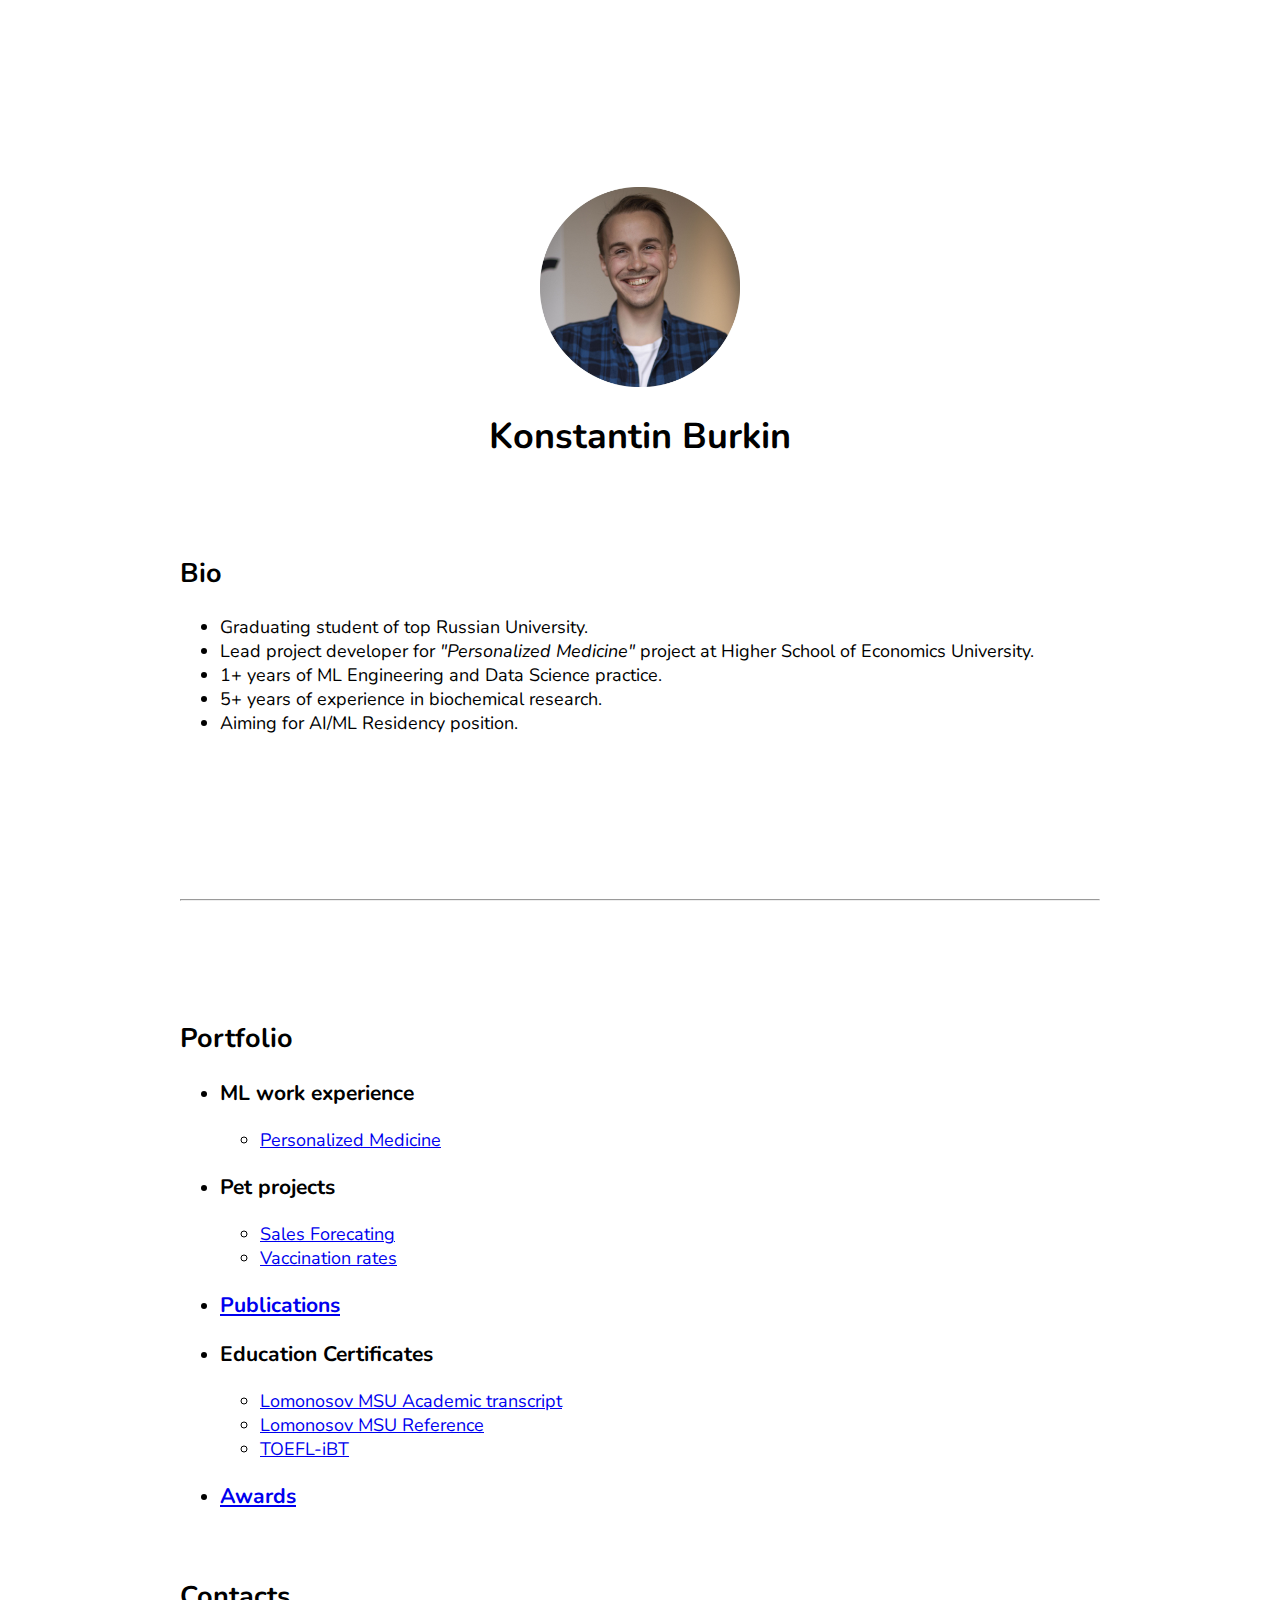
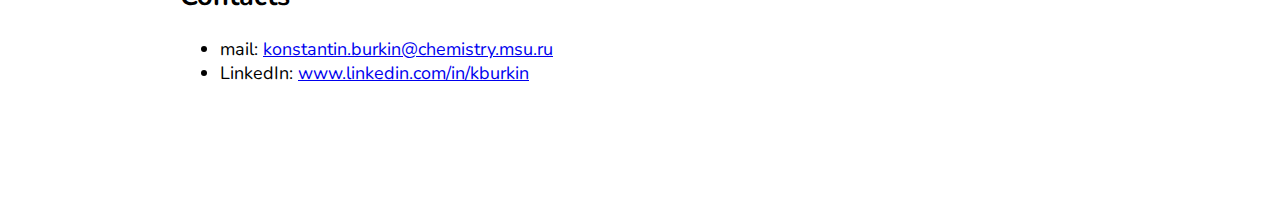
<file: index.html>
<html>
  <head>
    <title>Konstantin Burkin</title>
    <style>
      @import url('https://fonts.googleapis.com/css2?family=Nunito:ital,wght@0,400;0,500;0,600;1,400&display=swap');
      .area_1{
                        /* height: 98vh; */
                        width: 100vw;
                        /* background: #ffe8d6; */
                        /* margin:10px; */
                        /* text-align: center; */
                        display:table-cell;
                        vertical-align:middle;
                    }
              .area_2{
                        /* height: 98vh; */
                        width: 100vw;
                        /* background: #ffe8d6; */
                        /* margin:10px; */
                        /* text-align: center; */
                        display:table-cell;
                        vertical-align:middle;
                        /* margin-left: 2vh;  */
                        
                    }
      @media screen and (min-width:1000px) {
      body{
            margin-left: 20vh; 
            margin-right: 20vh;
            font-size: 18px;
            font-family: 'Nunito', sans-serif;
                  }
                  .area_1{
                    height: 98vh;
                  }
                  .area_2{
                    height: 95vh;                    
                  }
                }
      @media screen and (max-width:1000px) {
        body{
            margin-left: 2vh; 
            margin-right: 2vh;
            font-size: 22px;
            font-family: 'Nunito', sans-serif;
                  }
                  .area_1{
                    height: 48vh;
                  }
                  .area_2{
                    height: 48vh;   
                    /* background: #ff9999;                    */
                  }
              }
      @media screen and (min-width:1800px) {
        body{
            margin-left: 30vh; 
            margin-right: 30vh;
            font-size: 18px;
            font-family: 'Nunito', sans-serif;
                  }
                  .area_1{
                    height: 84vh;
                  }
                  .area_2{
                    height: 84vh;    
                    background: #ffe8d6;                
                  }
              }}


    </style>
  </head>

<container >
<div class="area_1">

  <br>
<p style="text-align:center;">
    <img src="images/my_photo-min.jpeg" alt="That's me" width=200vh height=200vh>
    <br></p>
<center><h1>Konstantin Burkin</h1></center><br><br>
<h2>Bio</h2>
<ul><li>Graduating student of top Russian University.</li>
    <li>Lead project developer for <i>"Personalized Medicine"</i> project at Higher School of Economics University.</li> 
    <li>1+ years of ML Engineering and Data Science practice.</li> 
    <li>5+ years of experience in biochemical research.</li>
    <li>Aiming for AI/ML Residency position.</li>
</ul>

</div>
<HR>
<br>
<div  class="area_2">
<h2>Portfolio</h2>
<ul>
<li><h3>ML work experience</h3></li>
<ul>
<li><a href="https://konstantinburkin.github.io/experience.html">Personalized Medicine</a></li>
</ul>
<li><h3>Pet projects</h3></li>
<ul>
<li><a href="https://konstantinburkin.github.io/sales_forecasting.html">Sales Forecating</a></li>
<li><a href="https://konstantinburkin.github.io/Vaccination_rates.html">Vaccination rates</a></li>
</ul>
<li><a href="https://konstantinburkin.github.io/publications.html"><h3>Publications</h3></a></li>
<li><h3>Education Certificates</h3></li>
<ul>
  <li><a href="education/Academic%20transcript.pdf">Lomonosov MSU Academic transcript</a></li>
  <li><a href="education/Confirmation%20of%20studying%20at%20Lomonosov%20MSU.pdf">Lomonosov MSU Reference</a></li>
  <li><a href="education/English%20-%20Toefl%20iBT%20certificate%20-%20101.pdf">TOEFL-iBT</a></li>
  </ul>
<li><a href="https://konstantinburkin.github.io/awards.html"><h3>Awards</h3></a></li>
</ul>
<br>
<h2>Contacts</h2>
<ul>
    <li>mail: <a href="mailto:konstantin.burkin@chemistry.msu.ru">konstantin.burkin@chemistry.msu.ru</a></li>
    <li>LinkedIn: <a href="https://www.linkedin.com/in/kburkin/">www.linkedin.com/in/kburkin</a></li>
</ul>
</div>

</container>
</file>
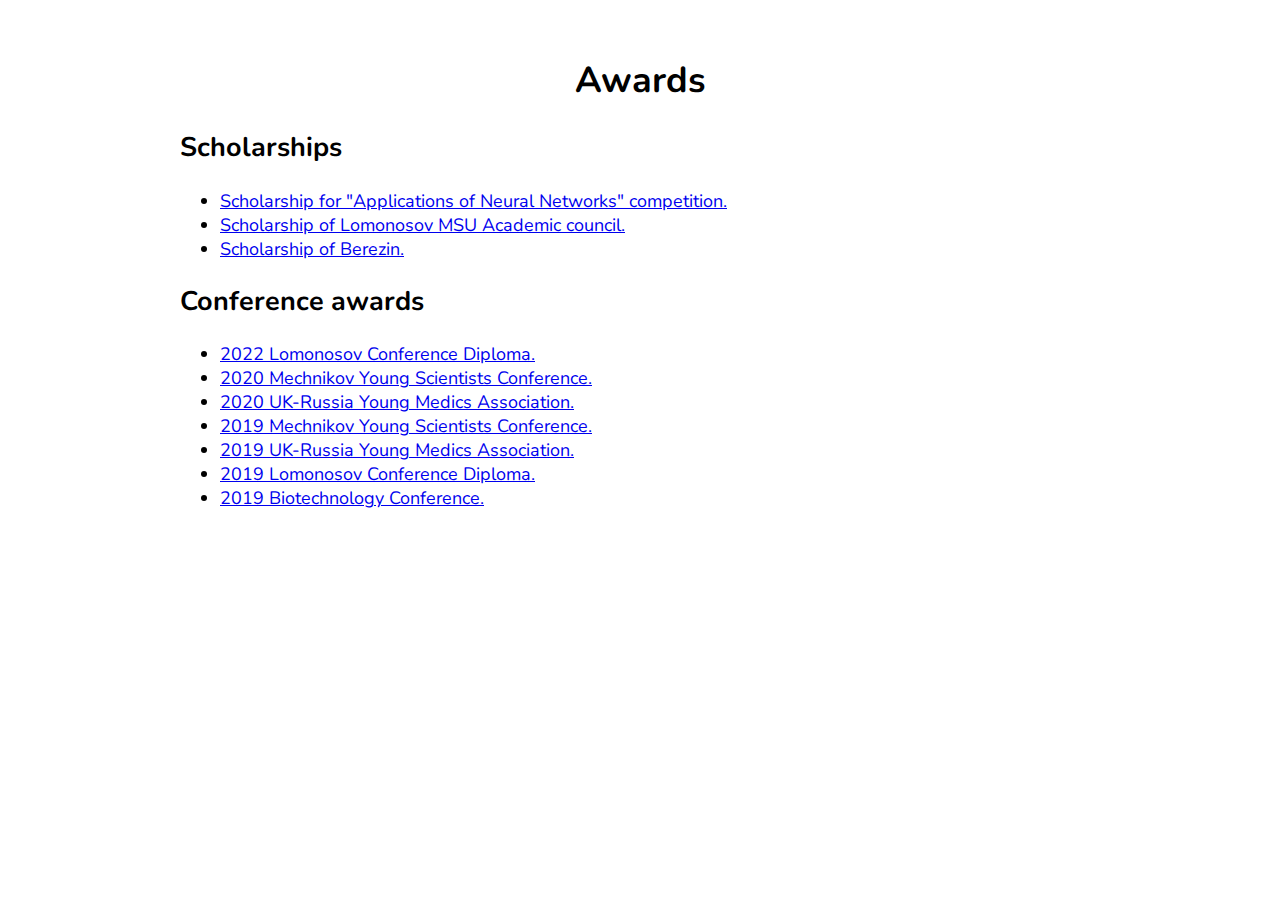
<file: awards.html>
<html>
  <head>
    <title>Konstantin Burkin</title>
    <style>
      @import url('https://fonts.googleapis.com/css2?family=Nunito:ital,wght@0,400;0,500;0,600;1,400&display=swap');
      
      @media screen and (min-width:1000px) {
      body{
            margin-left: 20vh; 
            margin-right: 20vh;
            font-size: 18px;
            font-family: 'Nunito', sans-serif;
            /* max-width: max-content; */
                  }}
      @media screen and (max-width:1000px) {
        body{
            margin-left: 2vh; 
            margin-right: 2vh;
            font-size: 22px;
            font-family: 'Nunito', sans-serif;
                  }
              }
      @media screen and (min-width:1800px) {
        body{
            margin-left: 30vh; 
            margin-right: 30vh;
            font-size: 18px;
            font-family: 'Nunito', sans-serif;
                  }
              }
    </style>
  </head>

<br>
<center><h1>Awards</h1></center>

<h2>Scholarships</h2>

<ul>
  <li><a href="awards/2022%20Scholarship%20INTELLECT%20competition.pdf">Scholarship for "Applications of Neural Networks" competition.</a></li>
  <li><a href="awards/2020%20Scholarship%20Academic%20council.pdf">Scholarship of Lomonosov MSU Academic council.</a></li>
  <li><a href="awards/2019%20Scholarship%20Berezin.pdf">Scholarship of Berezin.</a></li>
</ul>

<h2>Conference awards</h2>

<ul>
  <li><a href="awards/2022%20Conference%20diploma%20Lomonosov.pdf">2022 Lomonosov Conference Diploma.</a></li>
  <li><a href="awards/2020%20Conference%20diploma%20Young%20Scientists%20Mechnikov.pdf">2020 Mechnikov Young Scientists Conference.</a></li>
  <li><a href="awards/2020%20Conference%20diploma%20URYMC.pdf">2020 UK-Russia Young Medics Association.</a></li>
  <li><a href="awards/2019%20Conference%20diploma%20Young%20Scientists%20Mechnikov.pdf">2019 Mechnikov Young Scientists Conference.</a></li>
  <li><a href="awards/2019%20Conference%20diploma%20URYMC.pdf">2019 UK-Russia Young Medics Association.</a></li>
  <li><a href="awards/2019%20Conference%20diploma%20Lomonosov.pdf">2019 Lomonosov Conference Diploma.</a></li>
  <li><a href="awards/2019%20Conference%20diploma%20Biotechnology.pdf">2019 Biotechnology Conference.</a></li>
</ul>
</file>
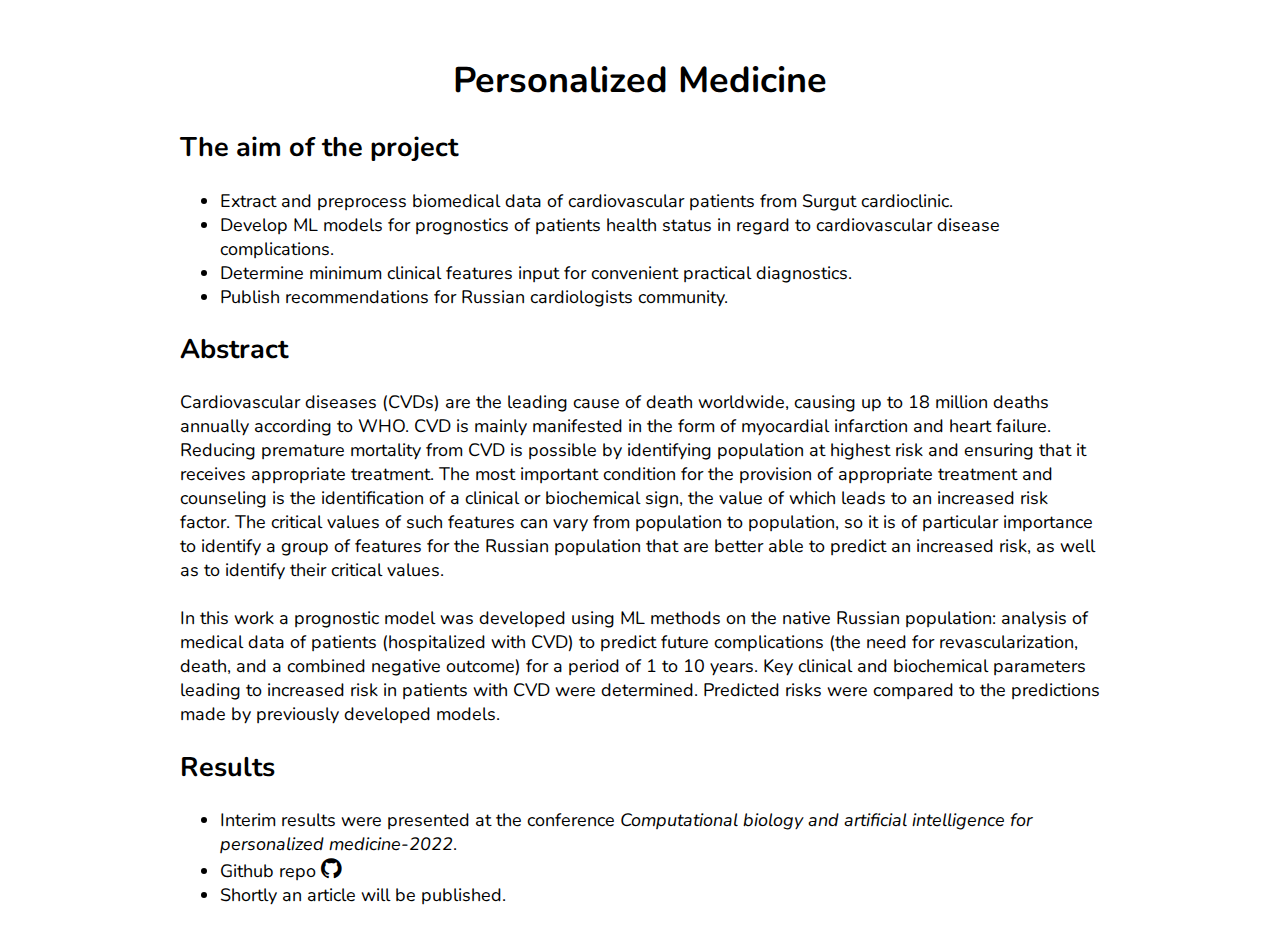
<file: experience.html>
<html>
  <head>
    <title>Konstantin Burkin</title>
    <style>
      @import url('https://fonts.googleapis.com/css2?family=Nunito:ital,wght@0,400;0,500;0,600;1,400&display=swap');
      
      @media screen and (min-width:1000px) {
      body{
            margin-left: 20vh; 
            margin-right: 20vh;
            font-size: 18px;
            font-family: 'Nunito', sans-serif;
            /* max-width: max-content; */
                  }}
      @media screen and (max-width:1000px) {
        body{
            margin-left: 2vh; 
            margin-right: 2vh;
            font-size: 22px;
            font-family: 'Nunito', sans-serif;
                  }
              }
      @media screen and (min-width:1800px) {
        body{
            margin-left: 30vh; 
            margin-right: 30vh;
            font-size: 18px;
            font-family: 'Nunito', sans-serif;
                  }
              }
    </style>
    <link rel="stylesheet" href="https://cdnjs.cloudflare.com/ajax/libs/font-awesome/4.7.0/css/font-awesome.min.css">
  </head>

<br>
<center><h1>Personalized Medicine</h1></center>

<h2>The aim of the project</h2>

<ul><li>Extract and preprocess biomedical data of cardiovascular patients from Surgut cardioclinic.</li>
    <li>Develop ML models for prognostics of patients health status in regard to cardiovascular disease complications.</li> 
    <li>Determine minimum clinical features input for convenient practical diagnostics.</li> 
    <li>Publish recommendations for Russian cardiologists community.</li>
</ul>

<h2>Abstract</h2>
<p>Cardiovascular diseases (CVDs) are the leading cause of death worldwide, causing up to 18 million deaths annually according to WHO. 
  CVD is mainly manifested in the form of myocardial infarction and heart failure. Reducing premature mortality from CVD is possible by
  identifying population at highest risk and ensuring that it receives appropriate treatment. The most important condition for the 
  provision of appropriate treatment and counseling is the identification of a clinical or biochemical sign, the value of which leads to
  an increased risk factor. The critical values of such features can vary from population to population, so it is of particular importance 
  to identify a group of features for the Russian population that are better able to predict an increased risk, as well as to identify their critical values. 
  <br>  <br>
  <!-- Patient data containing information about symptoms, clinical tests, and physiological parameters can be used to perform statistical 
  analysis, as well as identify patterns and correlations using machine learning (ML) techniques. Over the past two decades, numerous
  attempts have been made to develop calculators and scales for predicting outcomes in patients with acute myocardial infarction. As a
  rule, these are regression models based on data from large-scale international studies (GRACE, TIMI, PREDICT, STS, ACEF and ACEF II,
  SYNTAX and SYNTAX II, EuroSCORE and EuroSCORE II scales) devoted to the study of new pharmacological drugs, including with the participation
  of Russian patients. However, in domestic clinical practice, the results of using these models are often distorted, especially for people of
  age and comorbid categories, which does not improve standard diagnostic and treatment approaches. Moreover, classical prediction scales are
  based on linear models, which do not always correctly reflect the ratios of the analyzed features. The use of ML methods will also make it
  possible to take into account the non-linear dependences of predicted outcomes on key parameters.
  <br>  <br> -->
  In this work a prognostic model was developed using ML methods on the native Russian population: analysis of medical data of patients
  (hospitalized with CVD) to predict future complications (the need for revascularization, death, and a combined negative outcome) for
  a period of 1 to 10 years. Key clinical and biochemical parameters leading to increased risk in patients with CVD were determined.
  Predicted risks were compared to the predictions made by previously developed models.
</p>

<h2>Results</h2>
<ul>
  <li>Interim results were presented at the conference <i>Computational biology and artificial intelligence for personalized medicine-2022</i>.</li>
  <li>Github repo <a href="https://github.com/KonstantinBurkin/personalized-medicine/"><i style="font-size:24px;color:black" class="fa">&#xf09b;</i></a></li>
  <li>Shortly an article will be published.</li> 
</ul>
</file>
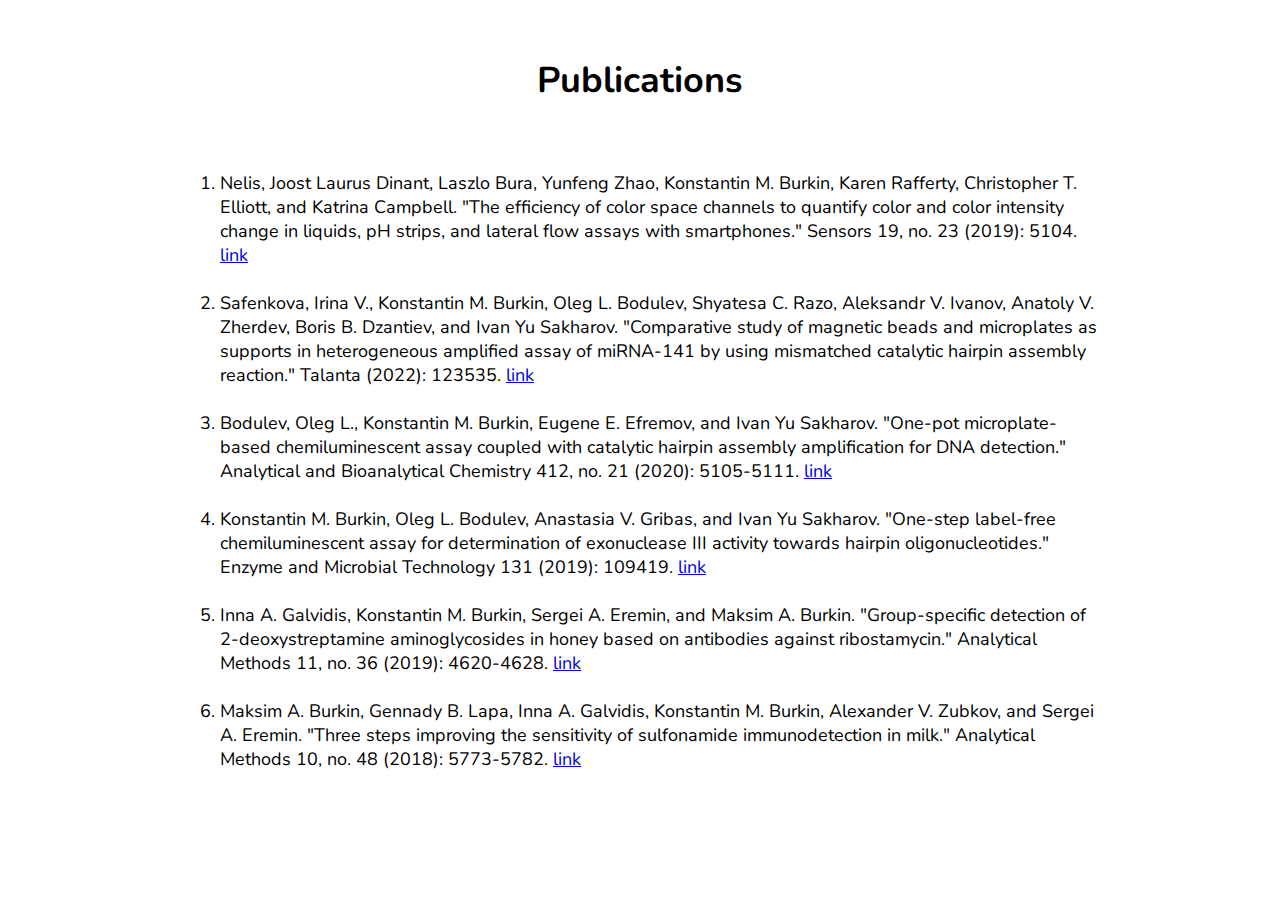
<file: publications.html>
<html>
  <head>
    <title>Konstantin Burkin</title>
    <style>
      @import url('https://fonts.googleapis.com/css2?family=Nunito:ital,wght@0,400;0,500;0,600;1,400&display=swap');
      @media screen and (min-width:1000px) {
      body{
            margin-left: 20vh; 
            margin-right: 20vh;
            font-size: 18px;
            font-family: 'Nunito', sans-serif;
            /* max-width: max-content; */
                  }}
      @media screen and (max-width:1000px) {
        body{
            margin-left: 2vh; 
            margin-right: 2vh;
            font-size: 18px;
            font-family: 'Nunito', sans-serif;
                  }
              }
      @media screen and (min-width:1800px) {
        body{
            margin-left: 30vh; 
            margin-right: 30vh;
            font-size: 18px;
            font-family: 'Nunito', sans-serif;
                  }
              }
    </style>
  </head>
<div class="cell border-box-sizing text_cell rendered"><div class="prompt input_prompt">
</div><div class="inner_cell">
<div class="text_cell_render border-box-sizing rendered_html">
<p><br></p>

<p><center><h1>Publications</h1></center></p><br>
<!-- <h2>Bio</h2> -->
<p>
<ol><li>Nelis, Joost Laurus Dinant, Laszlo Bura, Yunfeng Zhao, Konstantin M. Burkin, Karen Rafferty, Christopher T. Elliott, and Katrina Campbell. "The efficiency of color space channels to quantify color and color intensity change in liquids, pH strips, and lateral flow assays with smartphones." Sensors 19, no. 23 (2019): 5104. <a href="https://www.mdpi.com/1424-8220/19/23/5104">link</a></li><br>
    <li>Safenkova, Irina V., Konstantin M. Burkin, Oleg L. Bodulev, Shyatesa C. Razo, Aleksandr V. Ivanov, Anatoly V. Zherdev, Boris B. Dzantiev, and Ivan Yu Sakharov. "Comparative study of magnetic beads and microplates as supports in heterogeneous amplified assay of miRNA-141 by using mismatched catalytic hairpin assembly reaction." Talanta (2022): 123535. <a href="https://www.sciencedirect.com/science/article/pii/S0039914022003319">link</a></li><br>
    <li>Bodulev, Oleg L., Konstantin M. Burkin, Eugene E. Efremov, and Ivan Yu Sakharov. "One-pot microplate-based chemiluminescent assay coupled with catalytic hairpin assembly amplification for DNA detection." Analytical and Bioanalytical Chemistry 412, no. 21 (2020): 5105-5111. <a href="https://link.springer.com/article/10.1007/s00216-020-02438-6">link</a></li><br>
    <li>Konstantin M. Burkin, Oleg L. Bodulev, Anastasia V. Gribas, and Ivan Yu Sakharov. "One-step label-free chemiluminescent assay for determination of exonuclease III activity towards hairpin oligonucleotides." Enzyme and Microbial Technology 131 (2019): 109419. <a href="https://www.sciencedirect.com/science/article/pii/S0141022919301577">link</a></li><br>
    <li>Inna A. Galvidis, Konstantin M. Burkin, Sergei A. Eremin, and Maksim A. Burkin. "Group-specific detection of 2-deoxystreptamine aminoglycosides in honey based on antibodies against ribostamycin." Analytical Methods 11, no. 36 (2019): 4620-4628. <a href="https://pubs.rsc.org/en/content/articlelanding/2019/ay/c9ay01372e/unauth">link</a></li><br> 
    <li>Maksim A. Burkin, Gennady B. Lapa, Inna A. Galvidis, Konstantin M. Burkin, Alexander V. Zubkov, and Sergei A. Eremin. "Three steps improving the sensitivity of sulfonamide immunodetection in milk." Analytical Methods 10, no. 48 (2018): 5773-5782. <a href="https://pubs.rsc.org/en/content/articlelanding/2018/ay/c8ay01904e/unauth">link</a></li>
</ol></p>

</div>
</div>
</div>
<div class="cell border-box-sizing code_cell rendered">

</div>
<div class="cell border-box-sizing code_cell rendered">

</div>
<div class="cell border-box-sizing code_cell rendered">

</div>
<div class="cell border-box-sizing code_cell rendered">

</div>
<div class="cell border-box-sizing code_cell rendered">

</div>
</file>
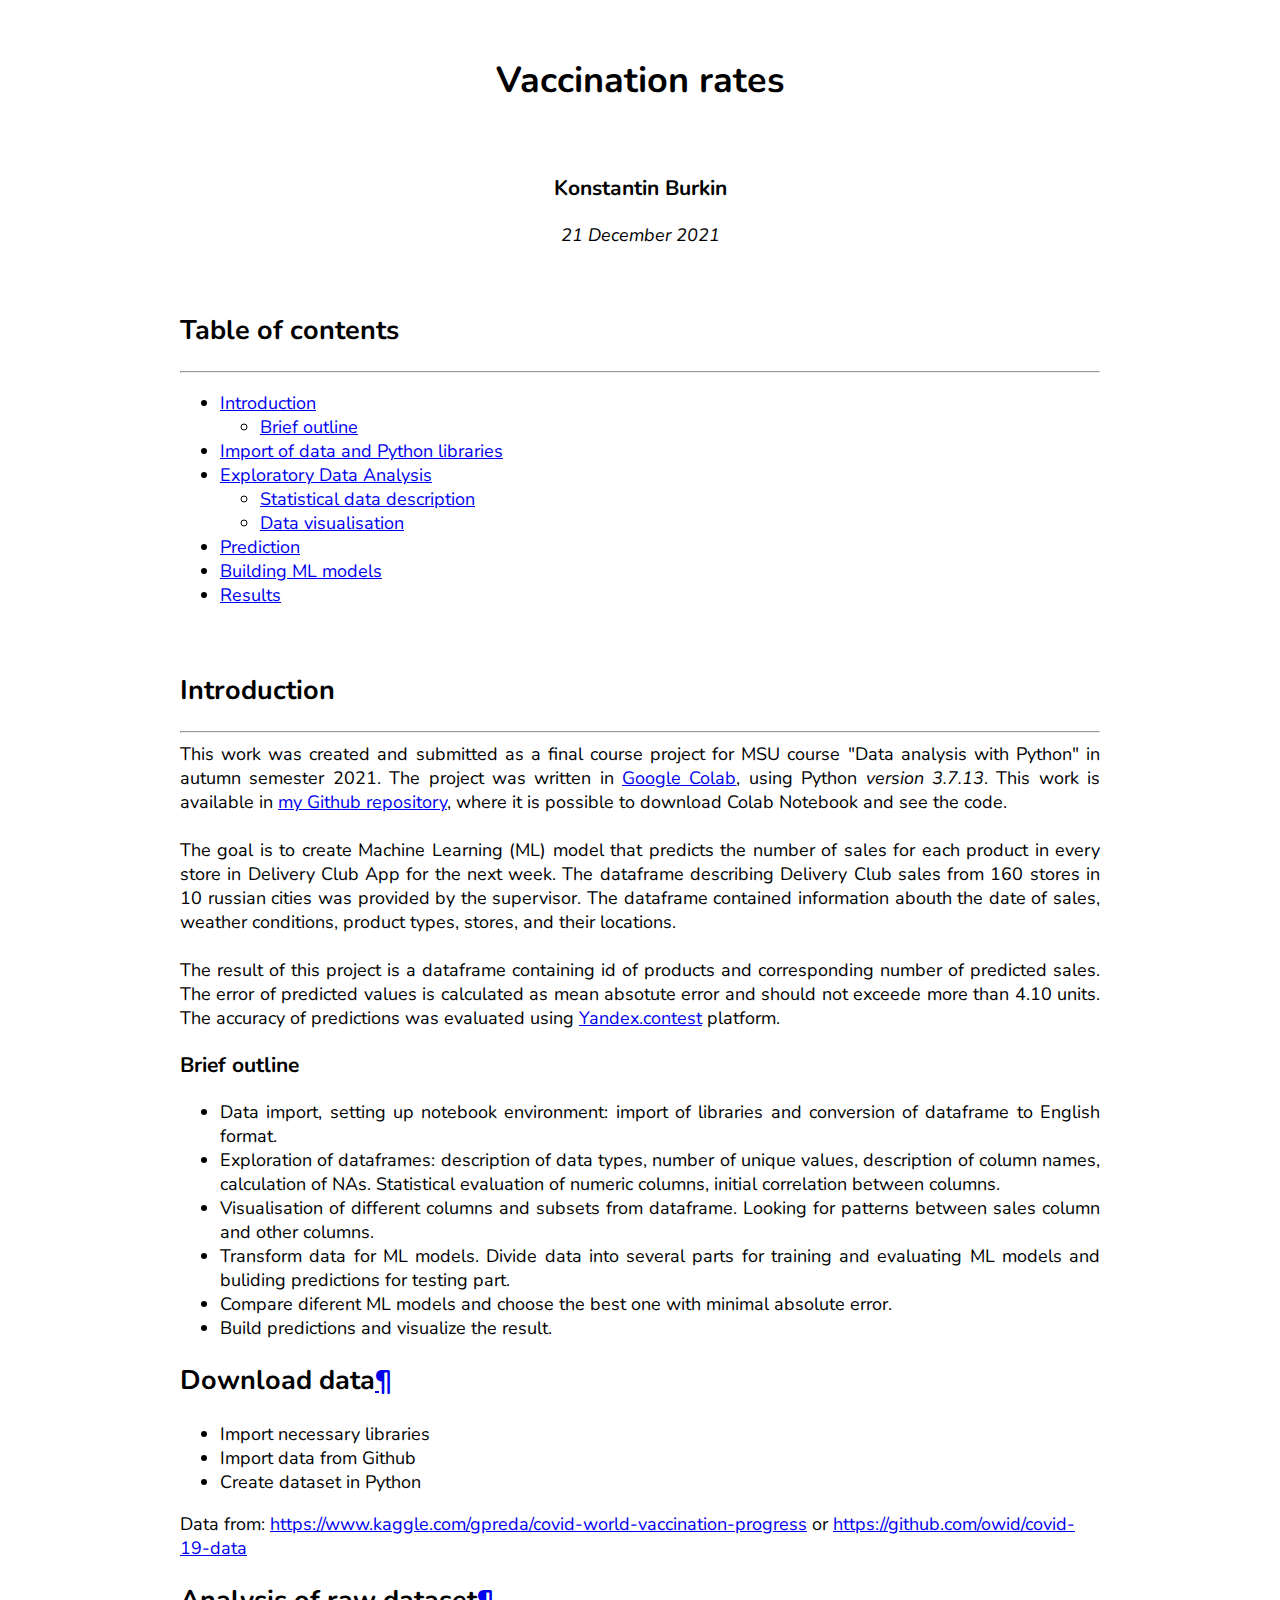
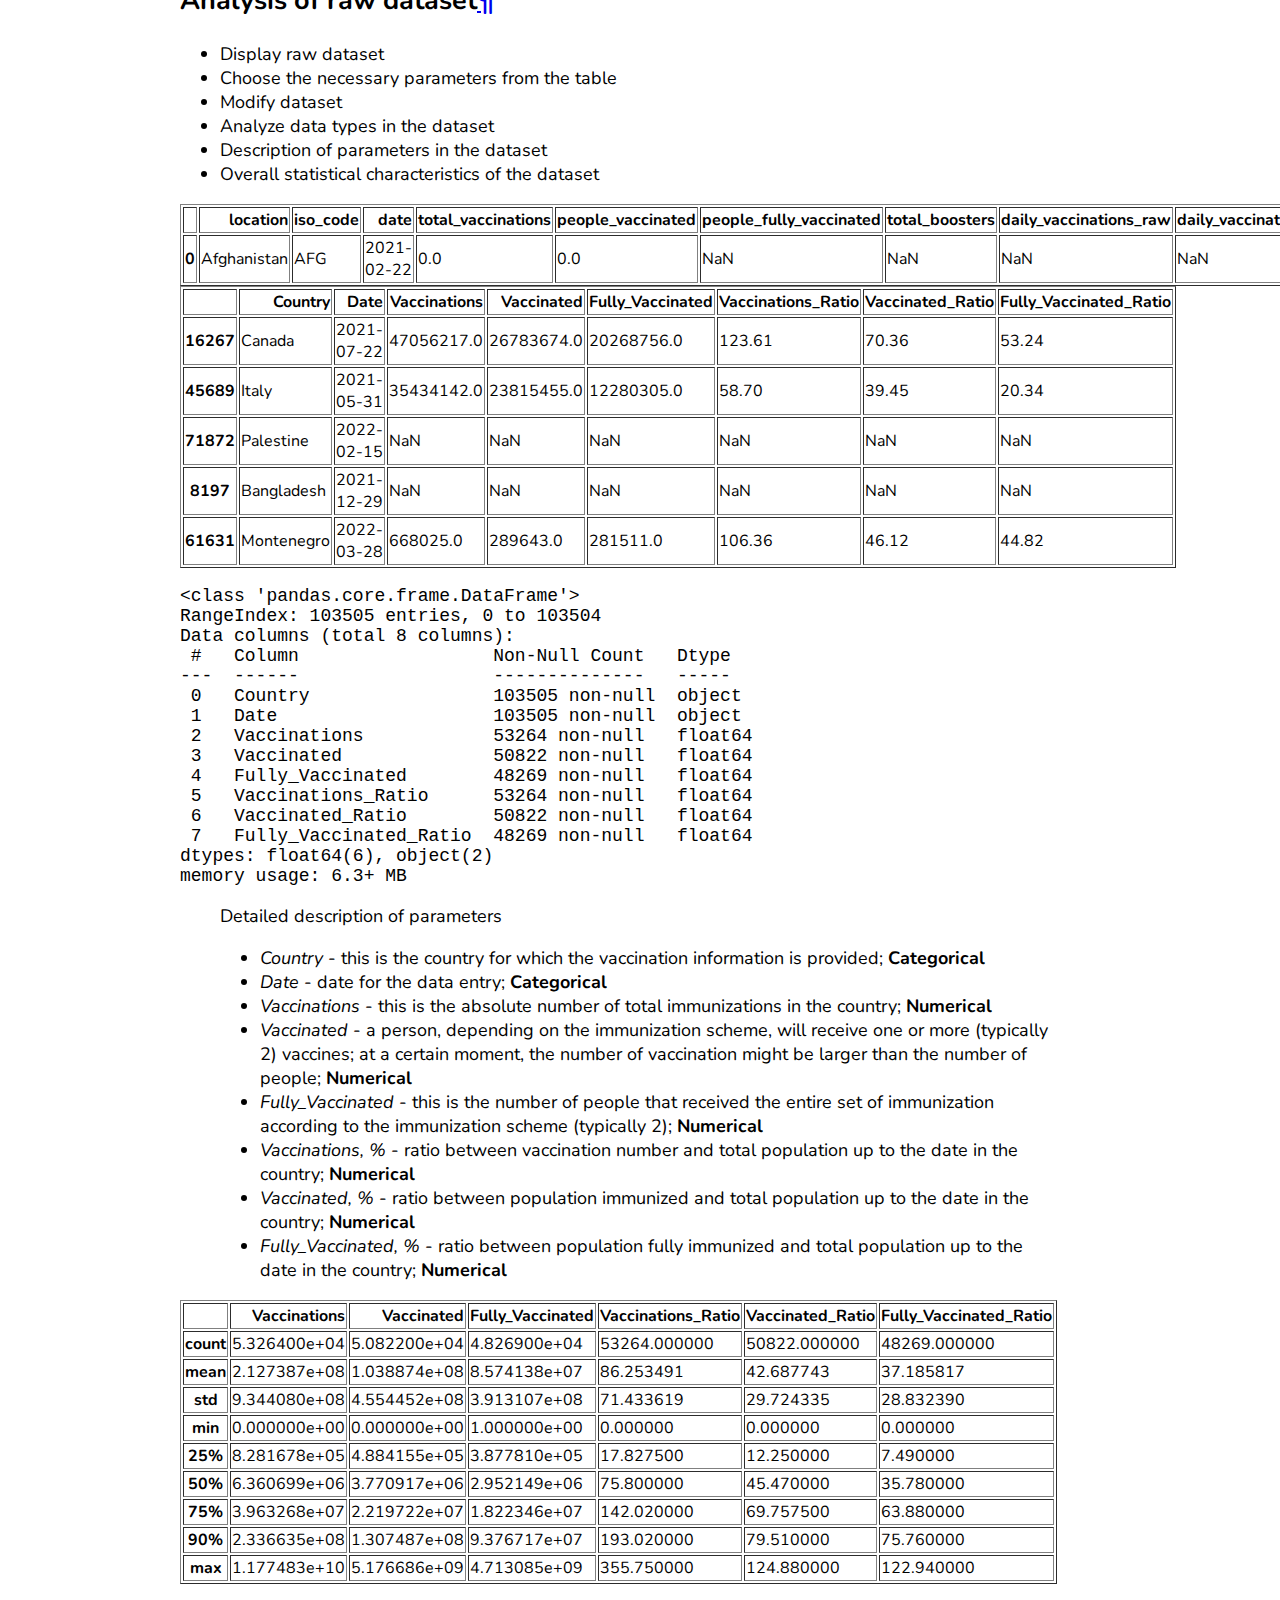
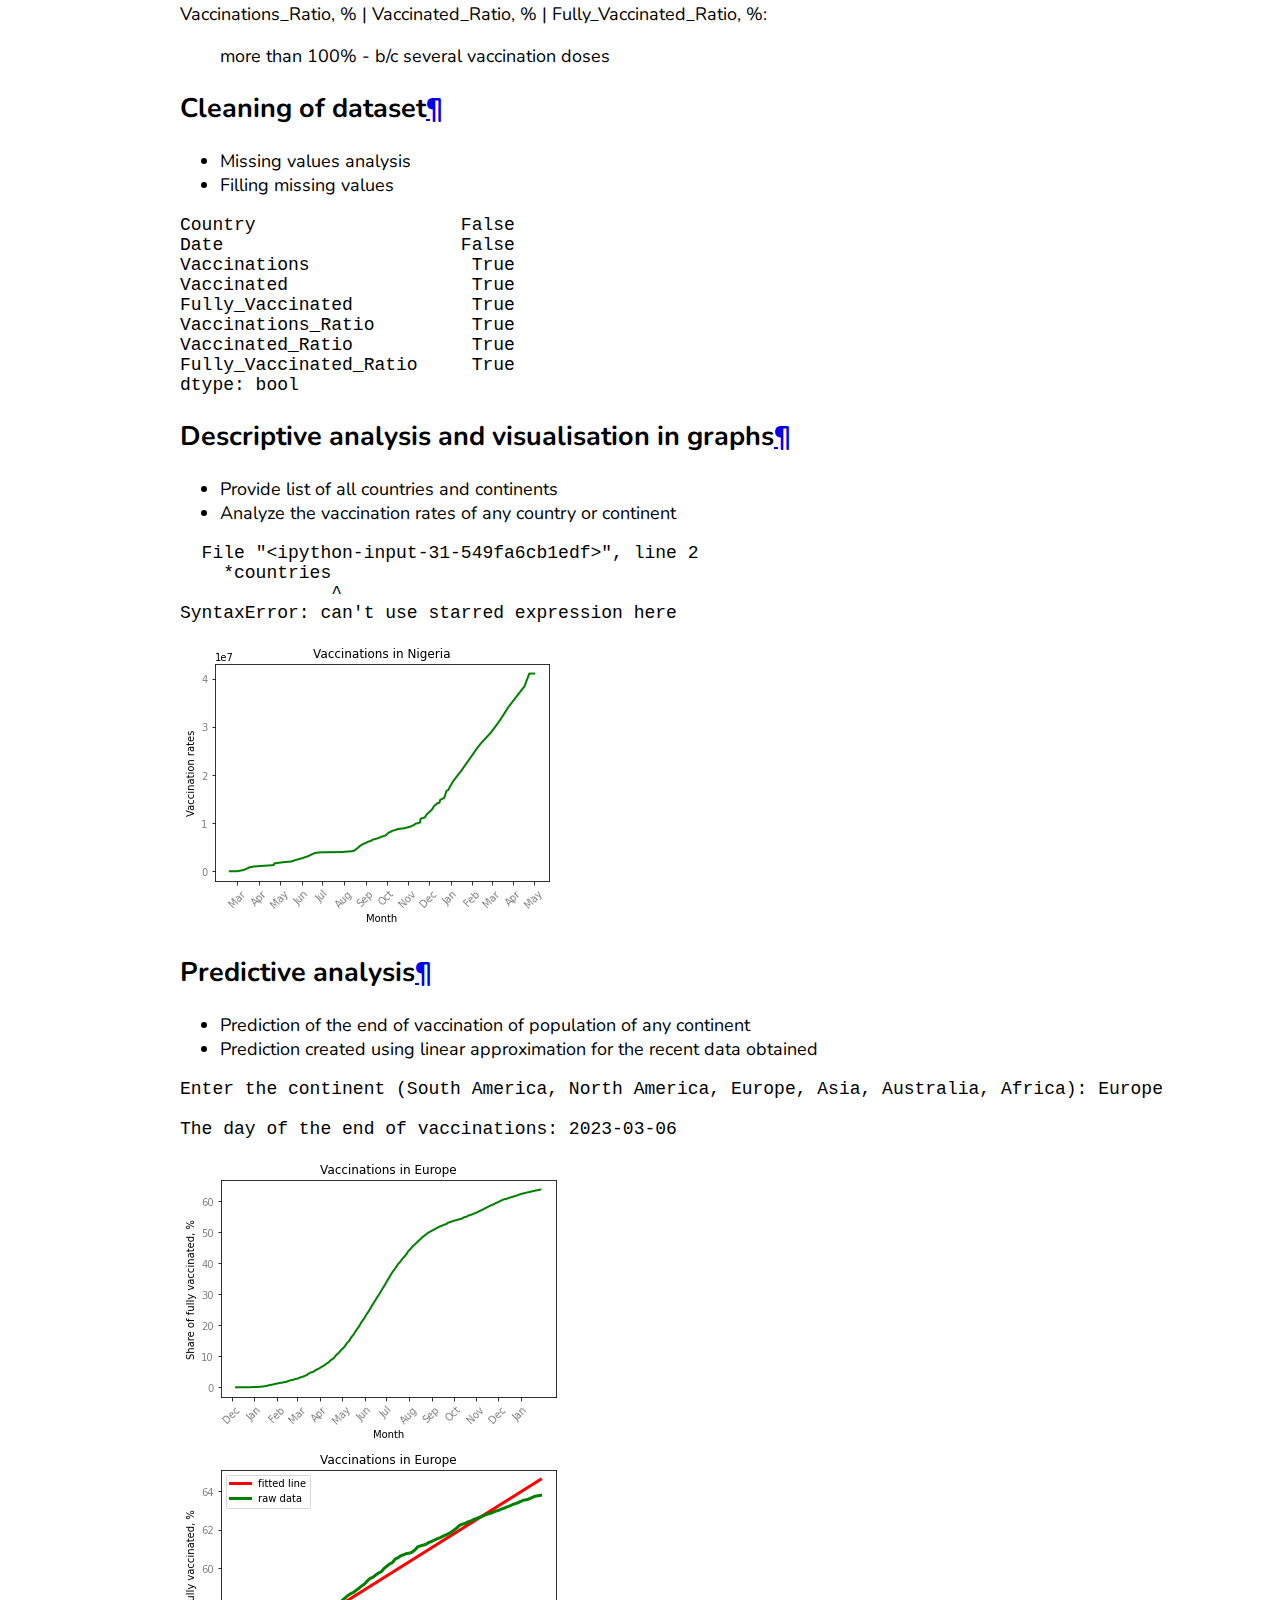
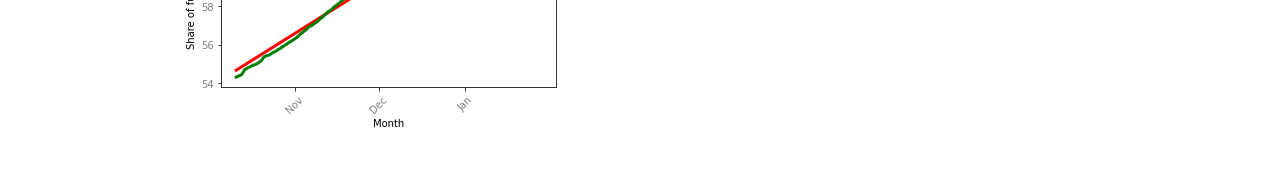
<file: Vaccination_rates.html>
<html>
  <head>
    <title>Vaccination rates</title>
    <style>
      @import url('https://fonts.googleapis.com/css2?family=Nunito:ital,wght@0,400;0,500;0,600;1,400&display=swap');
      @media screen and (min-width:1000px) {
      body{
            margin-left: 20vh; 
            margin-right: 20vh;
            font-size: 18px;
            font-family: 'Nunito', sans-serif;
                  }}
      @media screen and (max-width:1000px) {
        body{
            margin-left: 2vh; 
            margin-right: 2vh;
            font-size: 26px;
            font-family: 'Nunito', sans-serif;
                  }
              }
      @media screen and (min-width:1800px) {
        body{
            margin-left: 30vh; 
            margin-right: 30vh;
            font-size: 18px;
            font-family: 'Nunito', sans-serif;
                  }
              }
    </style>
  </head>
<div class="cell border-box-sizing text_cell rendered"><div class="prompt input_prompt">
</div><div class="inner_cell">
<div class="text_cell_render border-box-sizing rendered_html">
<p><br></p>
<p><center><h1>Vaccination rates</h1></center>
<br></p>

</div>
</div>
</div>
<div class="cell border-box-sizing text_cell rendered"><div class="prompt input_prompt">
</div><div class="inner_cell">
<div class="text_cell_render border-box-sizing rendered_html">
<center><h3>Konstantin Burkin</h3></center>
</div>
</div>
</div>
<div class="cell border-box-sizing text_cell rendered"><div class="prompt input_prompt">
</div><div class="inner_cell">
<div class="text_cell_render border-box-sizing rendered_html">
<center> <i>21 December 2021</i> </center>
</div>
</div>
</div>
<div class="cell border-box-sizing text_cell rendered"><div class="prompt input_prompt">
</div><div class="inner_cell">
<div class="text_cell_render border-box-sizing rendered_html">
<p><br></p>
<h2>Table of contents</h2><hr>
<ul>
<li><a href=#Introduction>Introduction</a> <br><ul>
<li><a href=#Brief-outline>Brief outline</a> <br></li>
</ul>
</li>
<li><a href=#Import-of-data-and-Python-libraries>Import of data and Python libraries</a> <br></li>
<li><a href=#Exploratory-Data-Analysis>Exploratory Data Analysis</a> <br><ul>
<li><a href=#Statistical-data-description>Statistical data description</a> <br></li>
<li><a href=#Data-visualisation>Data visualisation</a> <br></li>
</ul>
</li>
<li><a href=#Prediction>Prediction</a> <br></li>
<li><a href=#Building-ML-models>Building ML models</a> <br></li>
<li><a href=#Results>Results</a> <br></li>
</ul>

</div>
</div>
</div>
<div class="cell border-box-sizing text_cell rendered"><div class="prompt input_prompt">
</div><div class="inner_cell">
<div class="text_cell_render border-box-sizing rendered_html">
<p><br></p>
<h2 id="Introduction">Introduction</h2><hr>

</div>
</div>
</div>
<div class="cell border-box-sizing text_cell rendered"><div class="prompt input_prompt">
</div><div class="inner_cell">
<div class="text_cell_render border-box-sizing rendered_html">
<div align="justify">This work was created and submitted as a final course project for MSU course "Data analysis with Python" in autumn semester 2021. The project was written in <a href="https://https://colab.research.google.com">Google Colab</a>, using Python <i>version 3.7.13</i>. This work is available in <a href="https://github.com/KonstantinBurkin/World_vaccination_data_analysis">my Github repository</a>, where it is possible to download Colab Notebook and see the code.</div> <br>

<div align="justify">The goal is to create Machine Learning (ML) model that predicts the number of sales for each product in every store in Delivery Club App for the next week. The dataframe describing Delivery Club sales from 160 stores in 10 russian cities was provided by the supervisor. The dataframe contained information abouth the date of sales, weather conditions, product types, stores, and their locations.</div> <br> 

<div align="justify">The result of this project is a dataframe containing id of products and corresponding number of predicted sales. The error of predicted values is calculated as mean absotute error and should not exceede more than 4.10 units. The accuracy of predictions was evaluated using <a href="https://contest.yandex.ru/">Yandex.contest</a> platform.

<br>  

<h3 id="Brief-outline">Brief outline</h3> 

<ul>
  <li>Data import, setting up notebook environment: import of libraries and conversion of dataframe to English format.</li>
  <li>Exploration of dataframes: description of data types, number of unique values, description of column names, calculation of NAs. Statistical evaluation of numeric columns, initial correlation between columns.</li>
  <li>Visualisation of different columns and subsets from dataframe. Looking for patterns between sales column and other columns.</li>
  <li>Transform data for ML models. Divide data into several parts for training and evaluating ML models and buliding predictions for testing part.</li>
  <li>Compare diferent ML models and choose the best one with minimal absolute error.</li>
  <li>Build predictions and visualize the result.</li>
</ul> 

</div>
</div>
</div>
</div>
<div class="cell border-box-sizing text_cell rendered"><div class="prompt input_prompt">
</div><div class="inner_cell">
<div class="text_cell_render border-box-sizing rendered_html">
<h2 id="Download-data">Download data<a class="anchor-link" href="#Download-data">&#182;</a></h2>
</div>
</div>
</div>
<div class="cell border-box-sizing text_cell rendered"><div class="prompt input_prompt">
</div><div class="inner_cell">
<div class="text_cell_render border-box-sizing rendered_html">
<ul>
<li>Import necessary libraries </li>
<li>Import data from Github</li>
<li>Create dataset in Python</li>
</ul>

</div>
</div>
</div>
<div class="cell border-box-sizing text_cell rendered"><div class="prompt input_prompt">
</div><div class="inner_cell">
<div class="text_cell_render border-box-sizing rendered_html">
<p>Data from:
<a href="https://www.kaggle.com/gpreda/covid-world-vaccination-progress">https://www.kaggle.com/gpreda/covid-world-vaccination-progress</a> or <a href="https://github.com/owid/covid-19-data">https://github.com/owid/covid-19-data</a></p>

</div>
</div>
</div>
<div class="cell border-box-sizing code_cell rendered">

</div>
<div class="cell border-box-sizing code_cell rendered">

</div>
<div class="cell border-box-sizing code_cell rendered">

</div>
<div class="cell border-box-sizing text_cell rendered"><div class="prompt input_prompt">
</div><div class="inner_cell">
<div class="text_cell_render border-box-sizing rendered_html">
<h2 id="Analysis-of-raw-dataset">Analysis of raw dataset<a class="anchor-link" href="#Analysis-of-raw-dataset">&#182;</a></h2>
</div>
</div>
</div>
<div class="cell border-box-sizing text_cell rendered"><div class="prompt input_prompt">
</div><div class="inner_cell">
<div class="text_cell_render border-box-sizing rendered_html">
<ul>
<li>Display raw dataset </li>
<li>Choose the necessary parameters from the table</li>
<li>Modify dataset</li>
<li>Analyze data types in the dataset</li>
<li>Description of parameters in the dataset</li>
<li>Overall statistical characteristics of the dataset</li>
</ul>

</div>
</div>
</div>
<div class="cell border-box-sizing code_cell rendered">

<div class="output_wrapper">
<div class="output">

<div class="output_area">


<div class="output_html rendered_html output_subarea output_execute_result">

  <div id="df-4baba98b-612c-448a-8bfc-f3ca419597ce">
    <div class="colab-df-container">
      <div>
<style scoped>
    .dataframe tbody tr th:only-of-type {
        vertical-align: middle;
    }

    .dataframe tbody tr th {
        vertical-align: top;
    }

    .dataframe thead th {
        text-align: right;
    }
</style>
<table border="1" class="dataframe">
  <thead>
    <tr style="text-align: right;">
      <th></th>
      <th>location</th>
      <th>iso_code</th>
      <th>date</th>
      <th>total_vaccinations</th>
      <th>people_vaccinated</th>
      <th>people_fully_vaccinated</th>
      <th>total_boosters</th>
      <th>daily_vaccinations_raw</th>
      <th>daily_vaccinations</th>
      <th>total_vaccinations_per_hundred</th>
      <th>people_vaccinated_per_hundred</th>
      <th>people_fully_vaccinated_per_hundred</th>
      <th>total_boosters_per_hundred</th>
      <th>daily_vaccinations_per_million</th>
      <th>daily_people_vaccinated</th>
      <th>daily_people_vaccinated_per_hundred</th>
    </tr>
  </thead>
  <tbody>
    <tr>
      <th>0</th>
      <td>Afghanistan</td>
      <td>AFG</td>
      <td>2021-02-22</td>
      <td>0.0</td>
      <td>0.0</td>
      <td>NaN</td>
      <td>NaN</td>
      <td>NaN</td>
      <td>NaN</td>
      <td>0.0</td>
      <td>0.0</td>
      <td>NaN</td>
      <td>NaN</td>
      <td>NaN</td>
      <td>NaN</td>
      <td>NaN</td>
    </tr>
  </tbody>
</table>
</div>
      <button class="colab-df-convert" onclick="convertToInteractive('df-4baba98b-612c-448a-8bfc-f3ca419597ce')"
              title="Convert this dataframe to an interactive table."
              style="display:none;">
        
  <svg xmlns="http://www.w3.org/2000/svg" height="24px"viewBox="0 0 24 24"
       width="24px">
    <path d="M0 0h24v24H0V0z" fill="none"/>
    <path d="M18.56 5.44l.94 2.06.94-2.06 2.06-.94-2.06-.94-.94-2.06-.94 2.06-2.06.94zm-11 1L8.5 8.5l.94-2.06 2.06-.94-2.06-.94L8.5 2.5l-.94 2.06-2.06.94zm10 10l.94 2.06.94-2.06 2.06-.94-2.06-.94-.94-2.06-.94 2.06-2.06.94z"/><path d="M17.41 7.96l-1.37-1.37c-.4-.4-.92-.59-1.43-.59-.52 0-1.04.2-1.43.59L10.3 9.45l-7.72 7.72c-.78.78-.78 2.05 0 2.83L4 21.41c.39.39.9.59 1.41.59.51 0 1.02-.2 1.41-.59l7.78-7.78 2.81-2.81c.8-.78.8-2.07 0-2.86zM5.41 20L4 18.59l7.72-7.72 1.47 1.35L5.41 20z"/>
  </svg>
      </button>
      
  <style>
    .colab-df-container {
      display:flex;
      flex-wrap:wrap;
      gap: 12px;
    }

    .colab-df-convert {
      background-color: #E8F0FE;
      border: none;
      border-radius: 50%;
      cursor: pointer;
      display: none;
      fill: #1967D2;
      height: 32px;
      padding: 0 0 0 0;
      width: 32px;
    }

    .colab-df-convert:hover {
      background-color: #E2EBFA;
      box-shadow: 0px 1px 2px rgba(60, 64, 67, 0.3), 0px 1px 3px 1px rgba(60, 64, 67, 0.15);
      fill: #174EA6;
    }

    [theme=dark] .colab-df-convert {
      background-color: #3B4455;
      fill: #D2E3FC;
    }

    [theme=dark] .colab-df-convert:hover {
      background-color: #434B5C;
      box-shadow: 0px 1px 3px 1px rgba(0, 0, 0, 0.15);
      filter: drop-shadow(0px 1px 2px rgba(0, 0, 0, 0.3));
      fill: #FFFFFF;
    }
  </style>

      <script>
        const buttonEl =
          document.querySelector('#df-4baba98b-612c-448a-8bfc-f3ca419597ce button.colab-df-convert');
        buttonEl.style.display =
          google.colab.kernel.accessAllowed ? 'block' : 'none';

        async function convertToInteractive(key) {
          const element = document.querySelector('#df-4baba98b-612c-448a-8bfc-f3ca419597ce');
          const dataTable =
            await google.colab.kernel.invokeFunction('convertToInteractive',
                                                     [key], {});
          if (!dataTable) return;

          const docLinkHtml = 'Like what you see? Visit the ' +
            '<a target="_blank" href=https://colab.research.google.com/notebooks/data_table.ipynb>data table notebook</a>'
            + ' to learn more about interactive tables.';
          element.innerHTML = '';
          dataTable['output_type'] = 'display_data';
          await google.colab.output.renderOutput(dataTable, element);
          const docLink = document.createElement('div');
          docLink.innerHTML = docLinkHtml;
          element.appendChild(docLink);
        }
      </script>
    </div>
  </div>
  
</div>

</div>

</div>
</div>

</div>
<div class="cell border-box-sizing code_cell rendered">

</div>
<div class="cell border-box-sizing code_cell rendered">

</div>
<div class="cell border-box-sizing code_cell rendered">

<div class="output_wrapper">
<div class="output">

<div class="output_area">


<div class="output_html rendered_html output_subarea output_execute_result">

  <div id="df-a1b731e9-5a80-4b95-b4fa-9e0078a9cd93">
    <div class="colab-df-container">
      <div>
<style scoped>
    .dataframe tbody tr th:only-of-type {
        vertical-align: middle;
    }

    .dataframe tbody tr th {
        vertical-align: top;
    }

    .dataframe thead th {
        text-align: right;
    }
</style>
<table border="1" class="dataframe">
  <thead>
    <tr style="text-align: right;">
      <th></th>
      <th>Country</th>
      <th>Date</th>
      <th>Vaccinations</th>
      <th>Vaccinated</th>
      <th>Fully_Vaccinated</th>
      <th>Vaccinations_Ratio</th>
      <th>Vaccinated_Ratio</th>
      <th>Fully_Vaccinated_Ratio</th>
    </tr>
  </thead>
  <tbody>
    <tr>
      <th>16267</th>
      <td>Canada</td>
      <td>2021-07-22</td>
      <td>47056217.0</td>
      <td>26783674.0</td>
      <td>20268756.0</td>
      <td>123.61</td>
      <td>70.36</td>
      <td>53.24</td>
    </tr>
    <tr>
      <th>45689</th>
      <td>Italy</td>
      <td>2021-05-31</td>
      <td>35434142.0</td>
      <td>23815455.0</td>
      <td>12280305.0</td>
      <td>58.70</td>
      <td>39.45</td>
      <td>20.34</td>
    </tr>
    <tr>
      <th>71872</th>
      <td>Palestine</td>
      <td>2022-02-15</td>
      <td>NaN</td>
      <td>NaN</td>
      <td>NaN</td>
      <td>NaN</td>
      <td>NaN</td>
      <td>NaN</td>
    </tr>
    <tr>
      <th>8197</th>
      <td>Bangladesh</td>
      <td>2021-12-29</td>
      <td>NaN</td>
      <td>NaN</td>
      <td>NaN</td>
      <td>NaN</td>
      <td>NaN</td>
      <td>NaN</td>
    </tr>
    <tr>
      <th>61631</th>
      <td>Montenegro</td>
      <td>2022-03-28</td>
      <td>668025.0</td>
      <td>289643.0</td>
      <td>281511.0</td>
      <td>106.36</td>
      <td>46.12</td>
      <td>44.82</td>
    </tr>
  </tbody>
</table>
</div>
      <button class="colab-df-convert" onclick="convertToInteractive('df-a1b731e9-5a80-4b95-b4fa-9e0078a9cd93')"
              title="Convert this dataframe to an interactive table."
              style="display:none;">
        
  <svg xmlns="http://www.w3.org/2000/svg" height="24px"viewBox="0 0 24 24"
       width="24px">
    <path d="M0 0h24v24H0V0z" fill="none"/>
    <path d="M18.56 5.44l.94 2.06.94-2.06 2.06-.94-2.06-.94-.94-2.06-.94 2.06-2.06.94zm-11 1L8.5 8.5l.94-2.06 2.06-.94-2.06-.94L8.5 2.5l-.94 2.06-2.06.94zm10 10l.94 2.06.94-2.06 2.06-.94-2.06-.94-.94-2.06-.94 2.06-2.06.94z"/><path d="M17.41 7.96l-1.37-1.37c-.4-.4-.92-.59-1.43-.59-.52 0-1.04.2-1.43.59L10.3 9.45l-7.72 7.72c-.78.78-.78 2.05 0 2.83L4 21.41c.39.39.9.59 1.41.59.51 0 1.02-.2 1.41-.59l7.78-7.78 2.81-2.81c.8-.78.8-2.07 0-2.86zM5.41 20L4 18.59l7.72-7.72 1.47 1.35L5.41 20z"/>
  </svg>
      </button>
      
  <style>
    .colab-df-container {
      display:flex;
      flex-wrap:wrap;
      gap: 12px;
    }

    .colab-df-convert {
      background-color: #E8F0FE;
      border: none;
      border-radius: 50%;
      cursor: pointer;
      display: none;
      fill: #1967D2;
      height: 32px;
      padding: 0 0 0 0;
      width: 32px;
    }

    .colab-df-convert:hover {
      background-color: #E2EBFA;
      box-shadow: 0px 1px 2px rgba(60, 64, 67, 0.3), 0px 1px 3px 1px rgba(60, 64, 67, 0.15);
      fill: #174EA6;
    }

    [theme=dark] .colab-df-convert {
      background-color: #3B4455;
      fill: #D2E3FC;
    }

    [theme=dark] .colab-df-convert:hover {
      background-color: #434B5C;
      box-shadow: 0px 1px 3px 1px rgba(0, 0, 0, 0.15);
      filter: drop-shadow(0px 1px 2px rgba(0, 0, 0, 0.3));
      fill: #FFFFFF;
    }
  </style>

      <script>
        const buttonEl =
          document.querySelector('#df-a1b731e9-5a80-4b95-b4fa-9e0078a9cd93 button.colab-df-convert');
        buttonEl.style.display =
          google.colab.kernel.accessAllowed ? 'block' : 'none';

        async function convertToInteractive(key) {
          const element = document.querySelector('#df-a1b731e9-5a80-4b95-b4fa-9e0078a9cd93');
          const dataTable =
            await google.colab.kernel.invokeFunction('convertToInteractive',
                                                     [key], {});
          if (!dataTable) return;

          const docLinkHtml = 'Like what you see? Visit the ' +
            '<a target="_blank" href=https://colab.research.google.com/notebooks/data_table.ipynb>data table notebook</a>'
            + ' to learn more about interactive tables.';
          element.innerHTML = '';
          dataTable['output_type'] = 'display_data';
          await google.colab.output.renderOutput(dataTable, element);
          const docLink = document.createElement('div');
          docLink.innerHTML = docLinkHtml;
          element.appendChild(docLink);
        }
      </script>
    </div>
  </div>
  
</div>

</div>

</div>
</div>

</div>
<div class="cell border-box-sizing code_cell rendered">

<div class="output_wrapper">
<div class="output">

<div class="output_area">

<div class="output_subarea output_stream output_stdout output_text">
<pre>&lt;class &#39;pandas.core.frame.DataFrame&#39;&gt;
RangeIndex: 103505 entries, 0 to 103504
Data columns (total 8 columns):
 #   Column                  Non-Null Count   Dtype  
---  ------                  --------------   -----  
 0   Country                 103505 non-null  object 
 1   Date                    103505 non-null  object 
 2   Vaccinations            53264 non-null   float64
 3   Vaccinated              50822 non-null   float64
 4   Fully_Vaccinated        48269 non-null   float64
 5   Vaccinations_Ratio      53264 non-null   float64
 6   Vaccinated_Ratio        50822 non-null   float64
 7   Fully_Vaccinated_Ratio  48269 non-null   float64
dtypes: float64(6), object(2)
memory usage: 6.3+ MB
</pre>
</div>
</div>

</div>
</div>

</div>
<div class="cell border-box-sizing text_cell rendered"><div class="prompt input_prompt">
</div><div class="inner_cell">
<div class="text_cell_render border-box-sizing rendered_html">
<blockquote><p>Detailed description of parameters</p>
<ul>
<li><em>Country</em> - this is the country for which the vaccination information is 
provided;   <strong>Categorical</strong></li>
<li><em>Date</em> - date for the data entry; <strong>Categorical</strong></li>
<li><em>Vaccinations</em> - this is the absolute number of total immunizations in the country; <strong>Numerical</strong></li>
<li><em>Vaccinated</em> - a person, depending on the immunization scheme, will receive one or more (typically 2) vaccines; at a certain moment, the number of vaccination might be larger than the number of people; <strong>Numerical</strong></li>
<li><em>Fully_Vaccinated</em> - this is the number of people that received the entire set of immunization according to the immunization scheme (typically 2); <strong>Numerical</strong></li>
<li><em>Vaccinations, %</em> -  ratio between vaccination number and total population up to the date in the country; <strong>Numerical</strong></li>
<li><em>Vaccinated, %</em> - ratio between population immunized and total population up to the date in the country; <strong>Numerical</strong></li>
<li><em>Fully_Vaccinated, %</em> - ratio between population fully immunized and total population up to the date in the country; <strong>Numerical</strong></li>
</ul>
</blockquote>

</div>
</div>
</div>
<div class="cell border-box-sizing code_cell rendered">

<div class="output_wrapper">
<div class="output">

<div class="output_area">


<div class="output_html rendered_html output_subarea output_execute_result">

  <div id="df-48c56f86-8b88-47ca-a902-e99be784b95f">
    <div class="colab-df-container">
      <div>
<style scoped>
    .dataframe tbody tr th:only-of-type {
        vertical-align: middle;
    }

    .dataframe tbody tr th {
        vertical-align: top;
    }

    .dataframe thead th {
        text-align: right;
    }
</style>
<table border="1" class="dataframe">
  <thead>
    <tr style="text-align: right;">
      <th></th>
      <th>Vaccinations</th>
      <th>Vaccinated</th>
      <th>Fully_Vaccinated</th>
      <th>Vaccinations_Ratio</th>
      <th>Vaccinated_Ratio</th>
      <th>Fully_Vaccinated_Ratio</th>
    </tr>
  </thead>
  <tbody>
    <tr>
      <th>count</th>
      <td>5.326400e+04</td>
      <td>5.082200e+04</td>
      <td>4.826900e+04</td>
      <td>53264.000000</td>
      <td>50822.000000</td>
      <td>48269.000000</td>
    </tr>
    <tr>
      <th>mean</th>
      <td>2.127387e+08</td>
      <td>1.038874e+08</td>
      <td>8.574138e+07</td>
      <td>86.253491</td>
      <td>42.687743</td>
      <td>37.185817</td>
    </tr>
    <tr>
      <th>std</th>
      <td>9.344080e+08</td>
      <td>4.554452e+08</td>
      <td>3.913107e+08</td>
      <td>71.433619</td>
      <td>29.724335</td>
      <td>28.832390</td>
    </tr>
    <tr>
      <th>min</th>
      <td>0.000000e+00</td>
      <td>0.000000e+00</td>
      <td>1.000000e+00</td>
      <td>0.000000</td>
      <td>0.000000</td>
      <td>0.000000</td>
    </tr>
    <tr>
      <th>25%</th>
      <td>8.281678e+05</td>
      <td>4.884155e+05</td>
      <td>3.877810e+05</td>
      <td>17.827500</td>
      <td>12.250000</td>
      <td>7.490000</td>
    </tr>
    <tr>
      <th>50%</th>
      <td>6.360699e+06</td>
      <td>3.770917e+06</td>
      <td>2.952149e+06</td>
      <td>75.800000</td>
      <td>45.470000</td>
      <td>35.780000</td>
    </tr>
    <tr>
      <th>75%</th>
      <td>3.963268e+07</td>
      <td>2.219722e+07</td>
      <td>1.822346e+07</td>
      <td>142.020000</td>
      <td>69.757500</td>
      <td>63.880000</td>
    </tr>
    <tr>
      <th>90%</th>
      <td>2.336635e+08</td>
      <td>1.307487e+08</td>
      <td>9.376717e+07</td>
      <td>193.020000</td>
      <td>79.510000</td>
      <td>75.760000</td>
    </tr>
    <tr>
      <th>max</th>
      <td>1.177483e+10</td>
      <td>5.176686e+09</td>
      <td>4.713085e+09</td>
      <td>355.750000</td>
      <td>124.880000</td>
      <td>122.940000</td>
    </tr>
  </tbody>
</table>
</div>
      <button class="colab-df-convert" onclick="convertToInteractive('df-48c56f86-8b88-47ca-a902-e99be784b95f')"
              title="Convert this dataframe to an interactive table."
              style="display:none;">
        
  <svg xmlns="http://www.w3.org/2000/svg" height="24px"viewBox="0 0 24 24"
       width="24px">
    <path d="M0 0h24v24H0V0z" fill="none"/>
    <path d="M18.56 5.44l.94 2.06.94-2.06 2.06-.94-2.06-.94-.94-2.06-.94 2.06-2.06.94zm-11 1L8.5 8.5l.94-2.06 2.06-.94-2.06-.94L8.5 2.5l-.94 2.06-2.06.94zm10 10l.94 2.06.94-2.06 2.06-.94-2.06-.94-.94-2.06-.94 2.06-2.06.94z"/><path d="M17.41 7.96l-1.37-1.37c-.4-.4-.92-.59-1.43-.59-.52 0-1.04.2-1.43.59L10.3 9.45l-7.72 7.72c-.78.78-.78 2.05 0 2.83L4 21.41c.39.39.9.59 1.41.59.51 0 1.02-.2 1.41-.59l7.78-7.78 2.81-2.81c.8-.78.8-2.07 0-2.86zM5.41 20L4 18.59l7.72-7.72 1.47 1.35L5.41 20z"/>
  </svg>
      </button>
      
  <style>
    .colab-df-container {
      display:flex;
      flex-wrap:wrap;
      gap: 12px;
    }

    .colab-df-convert {
      background-color: #E8F0FE;
      border: none;
      border-radius: 50%;
      cursor: pointer;
      display: none;
      fill: #1967D2;
      height: 32px;
      padding: 0 0 0 0;
      width: 32px;
    }

    .colab-df-convert:hover {
      background-color: #E2EBFA;
      box-shadow: 0px 1px 2px rgba(60, 64, 67, 0.3), 0px 1px 3px 1px rgba(60, 64, 67, 0.15);
      fill: #174EA6;
    }

    [theme=dark] .colab-df-convert {
      background-color: #3B4455;
      fill: #D2E3FC;
    }

    [theme=dark] .colab-df-convert:hover {
      background-color: #434B5C;
      box-shadow: 0px 1px 3px 1px rgba(0, 0, 0, 0.15);
      filter: drop-shadow(0px 1px 2px rgba(0, 0, 0, 0.3));
      fill: #FFFFFF;
    }
  </style>

      <script>
        const buttonEl =
          document.querySelector('#df-48c56f86-8b88-47ca-a902-e99be784b95f button.colab-df-convert');
        buttonEl.style.display =
          google.colab.kernel.accessAllowed ? 'block' : 'none';

        async function convertToInteractive(key) {
          const element = document.querySelector('#df-48c56f86-8b88-47ca-a902-e99be784b95f');
          const dataTable =
            await google.colab.kernel.invokeFunction('convertToInteractive',
                                                     [key], {});
          if (!dataTable) return;

          const docLinkHtml = 'Like what you see? Visit the ' +
            '<a target="_blank" href=https://colab.research.google.com/notebooks/data_table.ipynb>data table notebook</a>'
            + ' to learn more about interactive tables.';
          element.innerHTML = '';
          dataTable['output_type'] = 'display_data';
          await google.colab.output.renderOutput(dataTable, element);
          const docLink = document.createElement('div');
          docLink.innerHTML = docLinkHtml;
          element.appendChild(docLink);
        }
      </script>
    </div>
  </div>
  
</div>

</div>

</div>
</div>

</div>
<div class="cell border-box-sizing text_cell rendered"><div class="prompt input_prompt">
</div><div class="inner_cell">
<div class="text_cell_render border-box-sizing rendered_html">
<p>Vaccinations_Ratio, %  |    Vaccinated_Ratio, %  |  Fully_Vaccinated_Ratio, %:</p>
<blockquote><p>more than 100% - b/c several vaccination doses</p>
</blockquote>

</div>
</div>
</div>
<div class="cell border-box-sizing text_cell rendered"><div class="prompt input_prompt">
</div><div class="inner_cell">
<div class="text_cell_render border-box-sizing rendered_html">
<h2 id="Cleaning-of-dataset">Cleaning of dataset<a class="anchor-link" href="#Cleaning-of-dataset">&#182;</a></h2>
</div>
</div>
</div>
<div class="cell border-box-sizing text_cell rendered"><div class="prompt input_prompt">
</div><div class="inner_cell">
<div class="text_cell_render border-box-sizing rendered_html">
<ul>
<li>Missing values analysis</li>
<li>Filling missing values</li>
</ul>

</div>
</div>
</div>
<div class="cell border-box-sizing code_cell rendered">

<div class="output_wrapper">
<div class="output">

<div class="output_area">



<div class="output_text output_subarea output_execute_result">
<pre>Country                   False
Date                      False
Vaccinations               True
Vaccinated                 True
Fully_Vaccinated           True
Vaccinations_Ratio         True
Vaccinated_Ratio           True
Fully_Vaccinated_Ratio     True
dtype: bool</pre>
</div>

</div>

</div>
</div>

</div>
<div class="cell border-box-sizing code_cell rendered">

</div>
<div class="cell border-box-sizing text_cell rendered"><div class="prompt input_prompt">
</div><div class="inner_cell">
<div class="text_cell_render border-box-sizing rendered_html">
<h2 id="Descriptive-analysis-and-visualisation-in-graphs">Descriptive analysis and visualisation in graphs<a class="anchor-link" href="#Descriptive-analysis-and-visualisation-in-graphs">&#182;</a></h2>
</div>
</div>
</div>
<div class="cell border-box-sizing text_cell rendered"><div class="prompt input_prompt">
</div><div class="inner_cell">
<div class="text_cell_render border-box-sizing rendered_html">
<ul>
<li>Provide list of all countries and continents</li>
<li>Analyze the vaccination rates of any country or continent</li>
</ul>

</div>
</div>
</div>
<div class="cell border-box-sizing code_cell rendered">

<div class="output_wrapper">
<div class="output">

<div class="output_area">

<div class="output_subarea output_text output_error">
<pre>
<span class="ansi-cyan-fg">  File </span><span class="ansi-green-fg">&#34;&lt;ipython-input-31-549fa6cb1edf&gt;&#34;</span><span class="ansi-cyan-fg">, line </span><span class="ansi-green-fg">2</span>
<span class="ansi-red-fg">    *countries</span>
              ^
<span class="ansi-red-fg">SyntaxError</span><span class="ansi-red-fg">:</span> can&#39;t use starred expression here
</pre>
</div>
</div>

</div>
</div>

</div>
<div class="cell border-box-sizing code_cell rendered">

</div>
<div class="cell border-box-sizing code_cell rendered">

</div>
<div class="cell border-box-sizing code_cell rendered">

<div class="output_wrapper">
<div class="output">

<div class="output_area">



<div class="output_png output_subarea ">
<img src="[data-uri]
"
>
</div>

</div>

</div>
</div>

</div>
<div class="cell border-box-sizing text_cell rendered"><div class="prompt input_prompt">
</div><div class="inner_cell">
<div class="text_cell_render border-box-sizing rendered_html">
<h2 id="Predictive-analysis">Predictive analysis<a class="anchor-link" href="#Predictive-analysis">&#182;</a></h2>
</div>
</div>
</div>
<div class="cell border-box-sizing text_cell rendered"><div class="prompt input_prompt">
</div><div class="inner_cell">
<div class="text_cell_render border-box-sizing rendered_html">
<ul>
<li>Prediction of the end of vaccination of population of any continent</li>
<li>Prediction created using linear approximation for the recent data obtained</li>
</ul>

</div>
</div>
</div>
<div class="cell border-box-sizing code_cell rendered">

<div class="output_wrapper">
<div class="output">

<div class="output_area">

<div class="output_subarea output_stream output_stdout output_text">
<pre>Enter the continent (South America, North America, Europe, Asia, Australia, Africa): Europe

<span class="ansi-bold">The day of the end of vaccinations: 2023-03-06
</span></pre>
</div>
</div>

<div class="output_area">



<div class="output_png output_subarea ">
<img src="[data-uri]
"
>
</div>

</div>

<div class="output_area">



<div class="output_png output_subarea ">
<img src="[data-uri]
"
>
</div>

</div>

</div>
</div>

</div>
</file>
